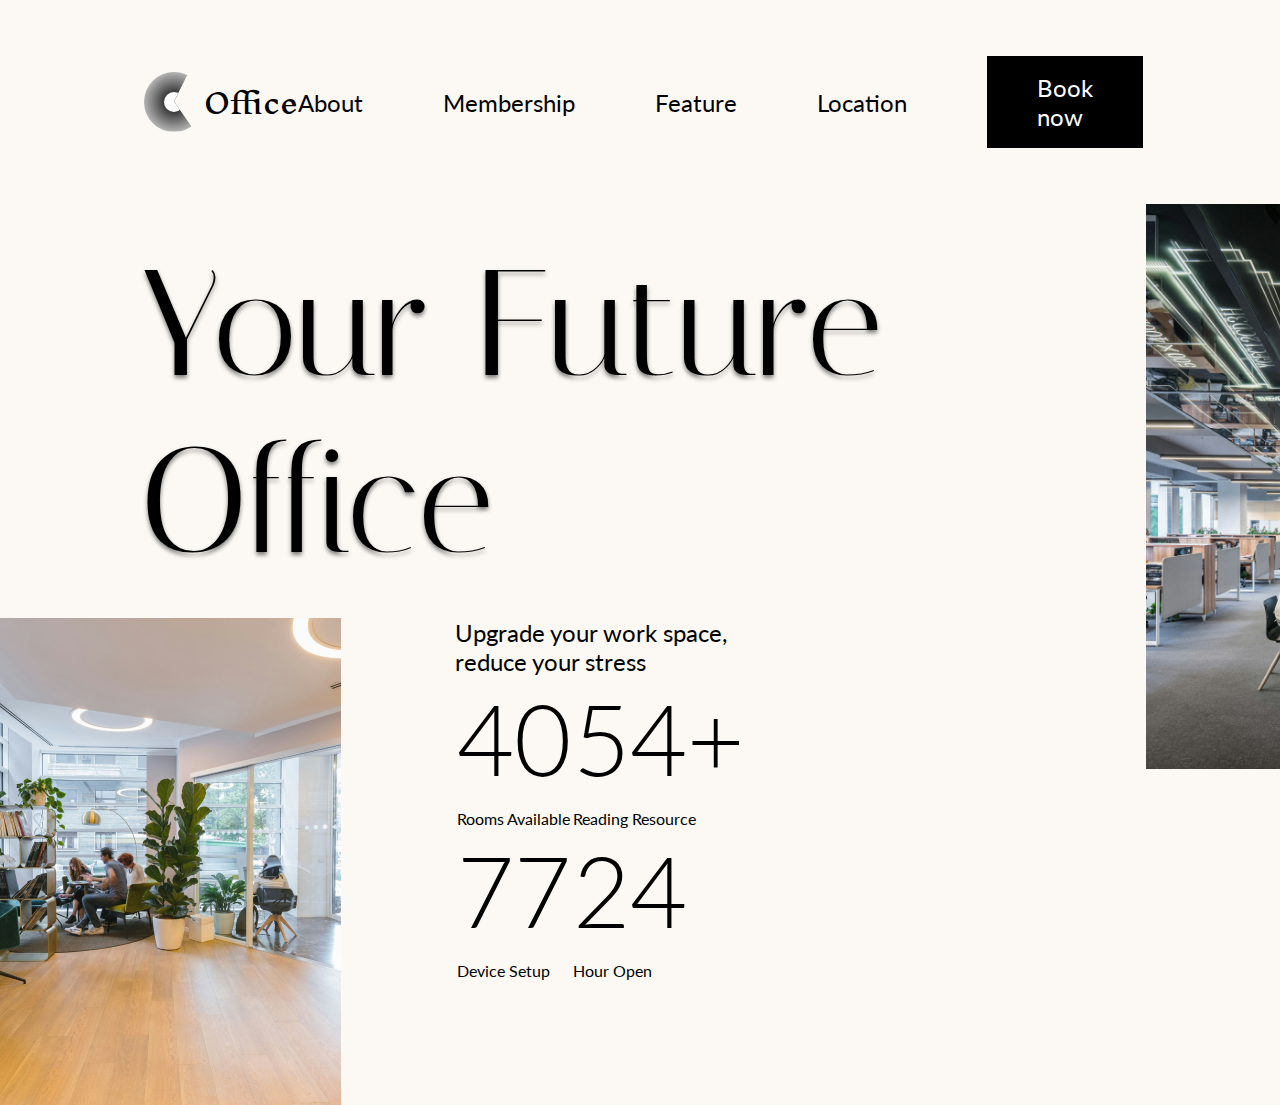
<file: Site: Your Future Office/index.html>
<!DOCTYPE html>
<html lang="en">
<head>
    <meta charset="UTF-8">
    <title>Your Future Office</title>
    <link rel="stylesheet" href="styles.css">
</head>
<body>
    <div class="content">
        <header>
            <div class="office">
                <div class="ellips"><div class="center_elips"></div></div>                
                Office
            </div>
            <div class="menu">
                <a href="#">About</a>
                <a href="#">Membership</a>  
                <a href="#">Feature</a> 
                <a href="#">Location</a>    
            </div>
            <a href="#" class="book_now">Book now</a>
        </header>
        <div class="info">
            <div class="left_info">
                <p class="title">Your Future Office</p>
                <div class="bottom_left_info">
                    <img src="img/unsplash_p_kICQCOM4s.png" width="341">
                    <div class="upgrade_work">
                        <p>Upgrade your work space, reduce your stress </p>
                        <table class="table">
                            <tr>
                                <td class="td_number"><div class="number_table">40</div><p>Rooms Available</p></td>
                                <td><div class="number_table">54+</div><p>Reading Resource</p></td>
                            </tr>
                            <tr>
                                <td><div class="number_table">77</div><p>Device Setup</p></td>
                                <td><div class="number_table">24</div><p>Hour Open</p></td>
                            </tr>
                        </table>
                    </div>
                </div>
            </div>
            <div class="right_info">
                <img src="img/unsplash_U2BI3GMnSSE (1).png" alt="">
                <p class="explore">Explore</p>
            </div>
        </div>
        
    </div>
</body>
</html>
</file>
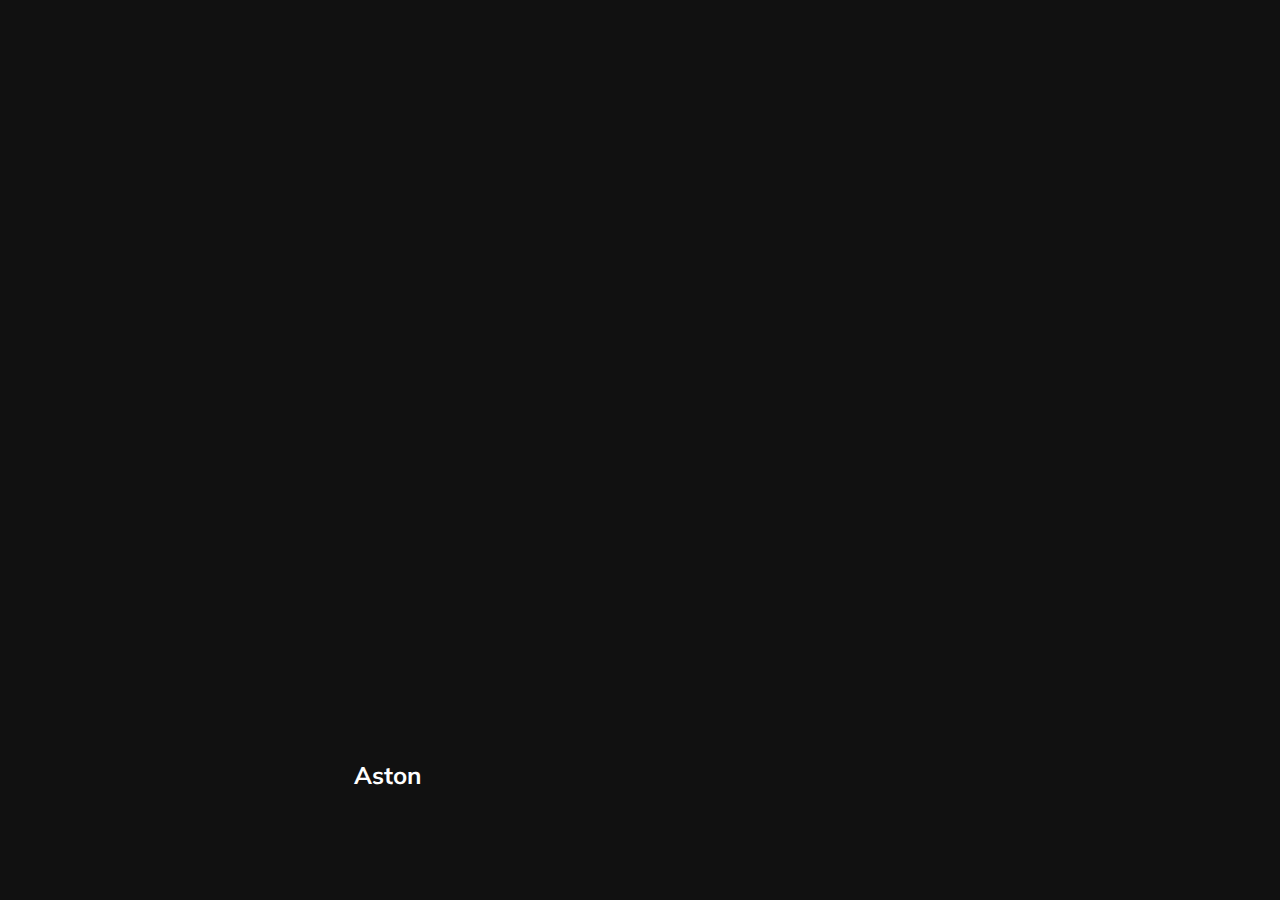
<file: five_dey_project/1_dey/index.html>
<!DOCTYPE html>
<html lang="en">
<head>
  <meta charset="UTF-8" />
  <meta name="viewport" content="width=device-width, initial-scale=1.0" />
  <link rel="stylesheet" href="styles.css" />
  <title>Карточки | Проект 1</title>
</head>
<body>
<div class="container">
  <div
      class="slide"
      style="background-image: url('https://images.unsplash.com/photo-1583121274602-3e2820c69888?ixid=MnwxMjA3fDB8MHxwaG90by1wYWdlfHx8fGVufDB8fHx8&ixlib=rb-1.2.1&auto=format&fit=crop&w=1650&q=80');"
  >
    <h3>Ferrari</h3>
  </div>
  <div
      class="slide"
      style="
          background-image: url('https://images.unsplash.com/photo-1573950940509-d924ee3fd345?ixlib=rb-1.2.1&ixid=MnwxMjA3fDB8MHxwaG90by1wYWdlfHx8fGVufDB8fHx8&auto=format&fit=crop&w=1696&q=80');
        "
  >
    <h3>Lamborghini</h3>
  </div>
  <div
      class="slide"
      style="
          background-image: url('https://images.unsplash.com/photo-1492144534655-ae79c964c9d7?ixlib=rb-1.2.1&ixid=MnwxMjA3fDB8MHxwaG90by1wYWdlfHx8fGVufDB8fHx8&auto=format&fit=crop&w=1694&q=80');
        "
  >
    <h3>Camaro</h3>
  </div>
  <div
      class="slide active"
      style="
          background-image: url('https://images.unsplash.com/photo-1535732820275-9ffd998cac22?ixlib=rb-1.2.1&ixid=MnwxMjA3fDB8MHxwaG90by1wYWdlfHx8fGVufDB8fHx8&auto=format&fit=crop&w=1650&q=80');
        "
  >
    <h3>Aston</h3>
  </div>
  <div
      class="slide"
      style="
          background-image: url('https://images.unsplash.com/photo-1554744512-d6c603f27c54?ixid=MnwxMjA3fDB8MHxwaG90by1wYWdlfHx8fGVufDB8fHx8&ixlib=rb-1.2.1&auto=format&fit=crop&w=1650&q=80');
        "
  >
    <h3>Tesla</h3>
  </div>
</div>

<script src="app.js"></script>
</body>
</html>
</file>
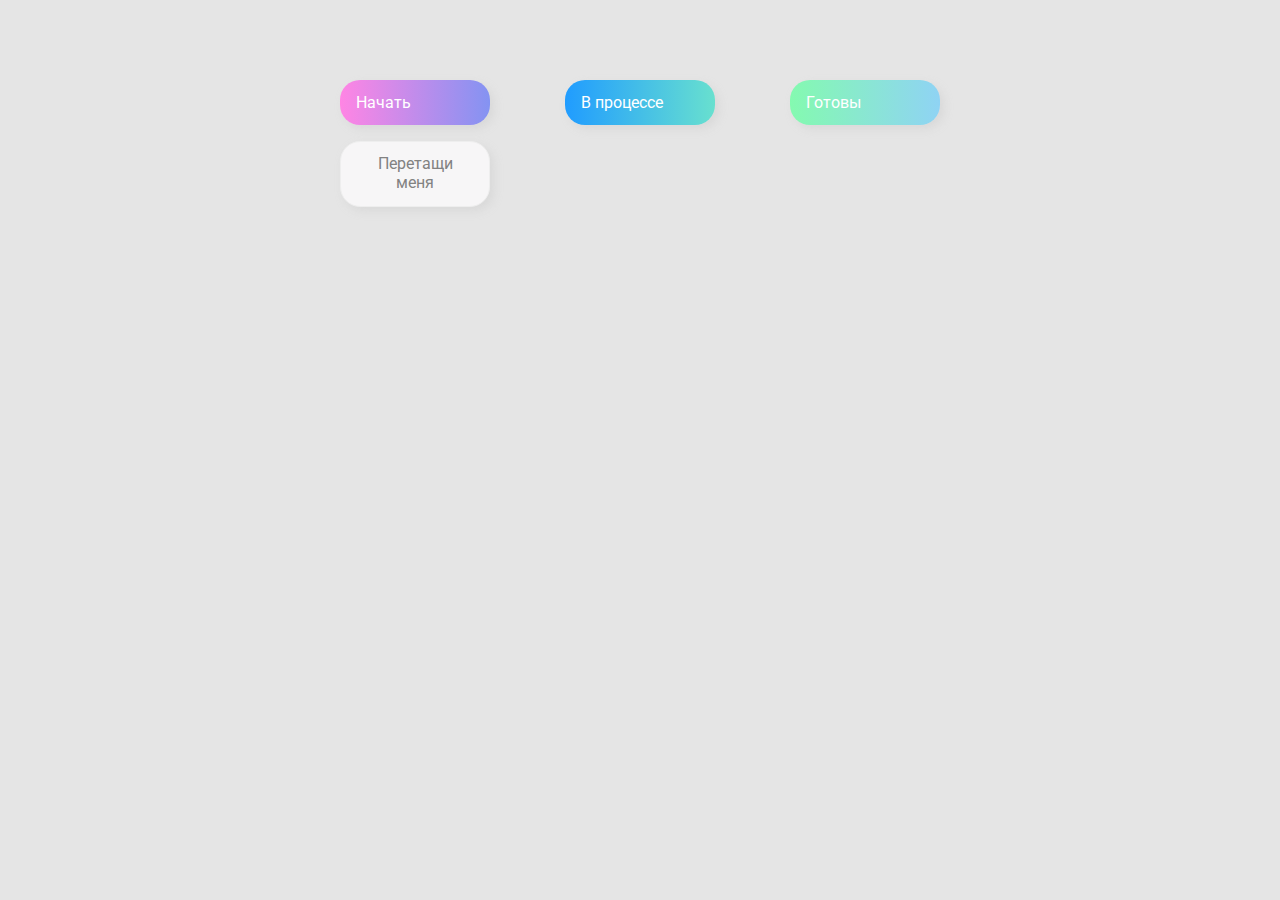
<file: five_dey_project/2_dey/index.html>
<!DOCTYPE html>
<html lang="en">
  <head>
    <meta charset="UTF-8" />
    <meta name="viewport" content="width=device-width, initial-scale=1.0" />
    <link rel="stylesheet" href="styles.css" />
    <title>Drag & Drop | Проект 2</title>
  </head>
  <body>
    <div>
      <div class="row">
        <div class="col-header start">Начать</div>
        <div class="col-header progress">В процессе</div>
        <div class="col-header done">Готовы</div>
      </div>

      <div class="row">
        <div class="placeholder">
          <div class="item" draggable="true">Перетащи меня</div>
        </div>
        <div class="placeholder"></div>
        <div class="placeholder"></div>
      </div>
    </div>

    <script src="app.js"></script>
  </body>
</html>
</file>
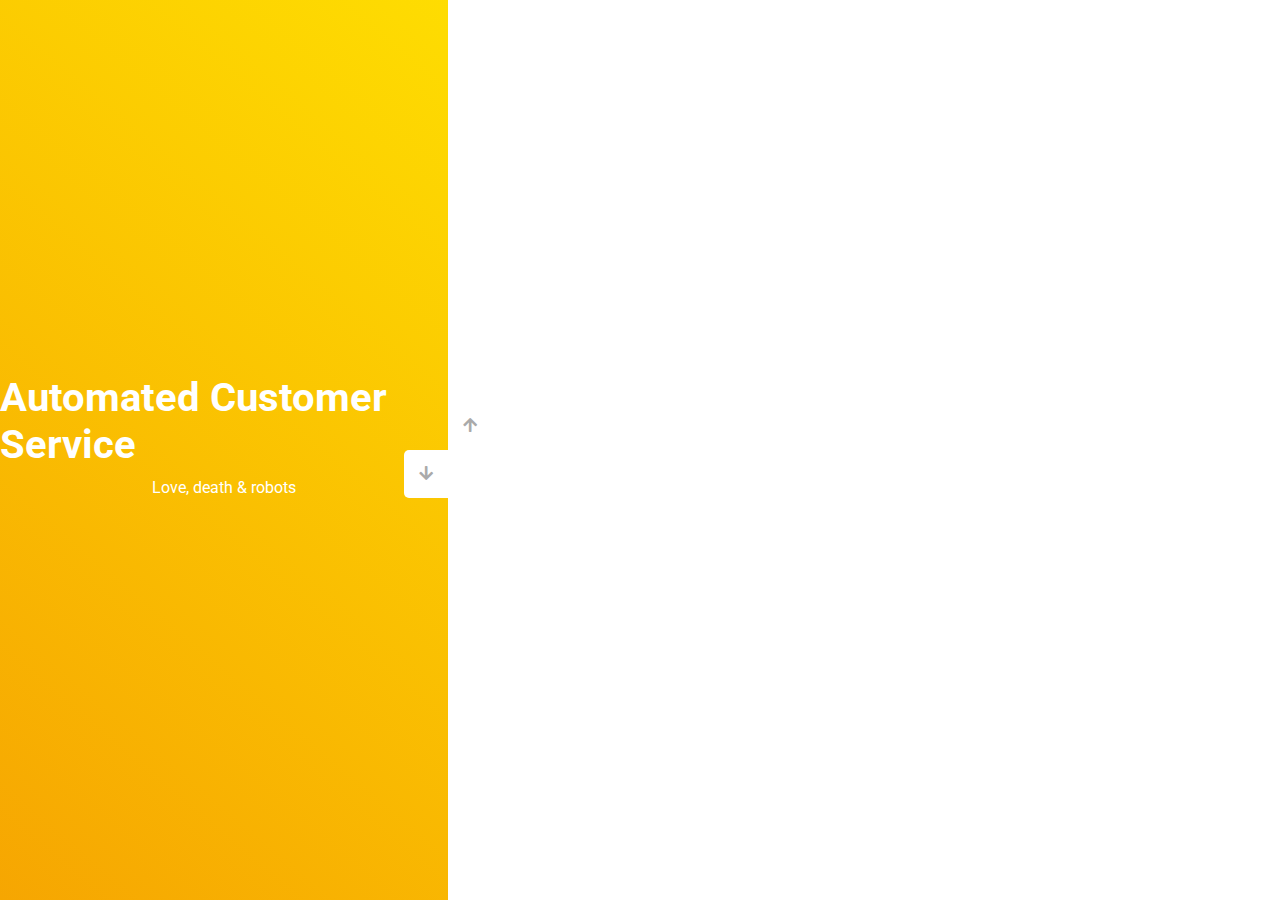
<file: five_dey_project/3_dey/index.html>
<!DOCTYPE html>
<html lang="en">
  <head>
    <meta charset="UTF-8" />
    <meta name="viewport" content="width=device-width, initial-scale=1.0" />
    <link
      rel="stylesheet"
      href="https://cdnjs.cloudflare.com/ajax/libs/font-awesome/5.15.1/css/all.min.css"
    />
    <link rel="stylesheet" href="style.css" />
    <title>Слайдер | Проект 3</title>
  </head>
  <body>
    <div class="container">
      <div class="sidebar">
        <div
          style="
            background: linear-gradient(229.99deg, #11dee9 -26%, #017e8b 145%);
          "
        >
          <h1>Snow in the desert</h1>
          <p>Love, death & robots</p>
        </div>
        <div
          style="
            background: linear-gradient(215.32deg, #f90306 -1%, #9e0706 124%);
          "
        >
          <h1>Life Hutch</h1>
          <p>Love, death & robots</p>
        </div>
        <div
          style="
            background: linear-gradient(221.87deg, #8308ea 1%, #5305af 128%);
          "
        >
          <h1>Zima Blue</h1>
          <p>Love, death & robots</p>
        </div>
        <div
          style="
            background: linear-gradient(220.16deg, #ffe101 -8%, #f39102 138%);
          "
        >
          <h1>Automated Customer Service</h1>
          <p>Love, death & robots</p>
        </div>
      </div>
      <div class="main-slide">
        <div
          style="
            background-image: url('https://images.unsplash.com/photo-1601574968106-b312ac309953?ixlib=rb-1.2.1&ixid=MnwxMjA3fDB8MHxwaG90by1wYWdlfHx8fGVufDB8fHx8&auto=format&fit=crop&w=1996&q=80');
          "
        ></div>
        <div
          style="
            background-image: url('https://images.unsplash.com/photo-1511447333015-45b65e60f6d5?ixid=MnwxMjA3fDB8MHxwaG90by1wYWdlfHx8fGVufDB8fHx8&ixlib=rb-1.2.1&auto=format&fit=crop&w=2023&q=80');
          "
        ></div>
        <div
          style="
            background-image: url('https://images.unsplash.com/photo-1501529301789-b48c1975542a?ixid=MnwxMjA3fDB8MHxwaG90by1wYWdlfHx8fGVufDB8fHx8&ixlib=rb-1.2.1&auto=format&fit=crop&w=1950&q=80');
          "
        ></div>
        <div
          style="
            background-image: url('https://images.unsplash.com/photo-1520263115673-610416f52ab6?ixlib=rb-1.2.1&ixid=MnwxMjA3fDB8MHxwaG90by1wYWdlfHx8fGVufDB8fHx8&auto=format&fit=crop&w=1950&q=80');
          "
        ></div>
      </div>
      <div class="controls">
        <button class="down-button">
          <i class="fas fa-arrow-down"></i>
        </button>
        <button class="up-button">
          <i class="fas fa-arrow-up"></i>
        </button>
      </div>
    </div>
    <script src="app.js "></script>
  </body>
</html>
</file>
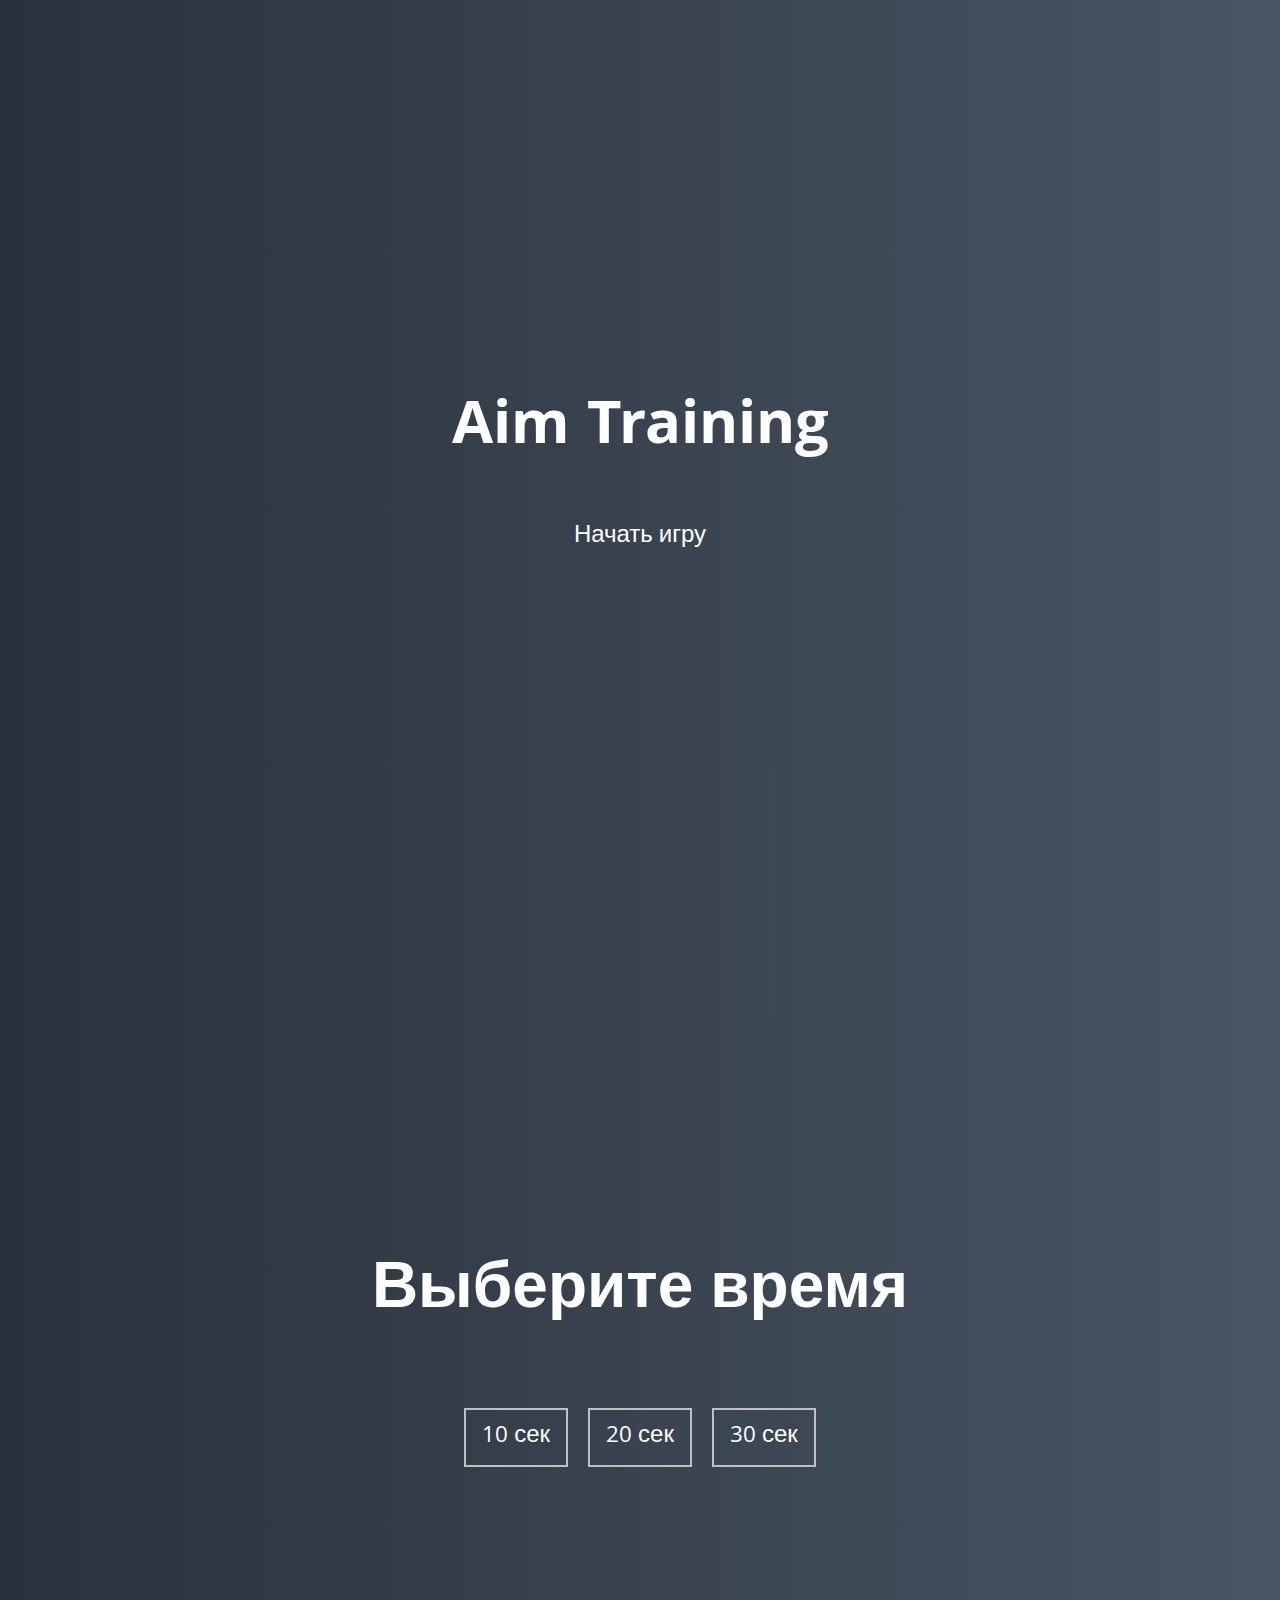
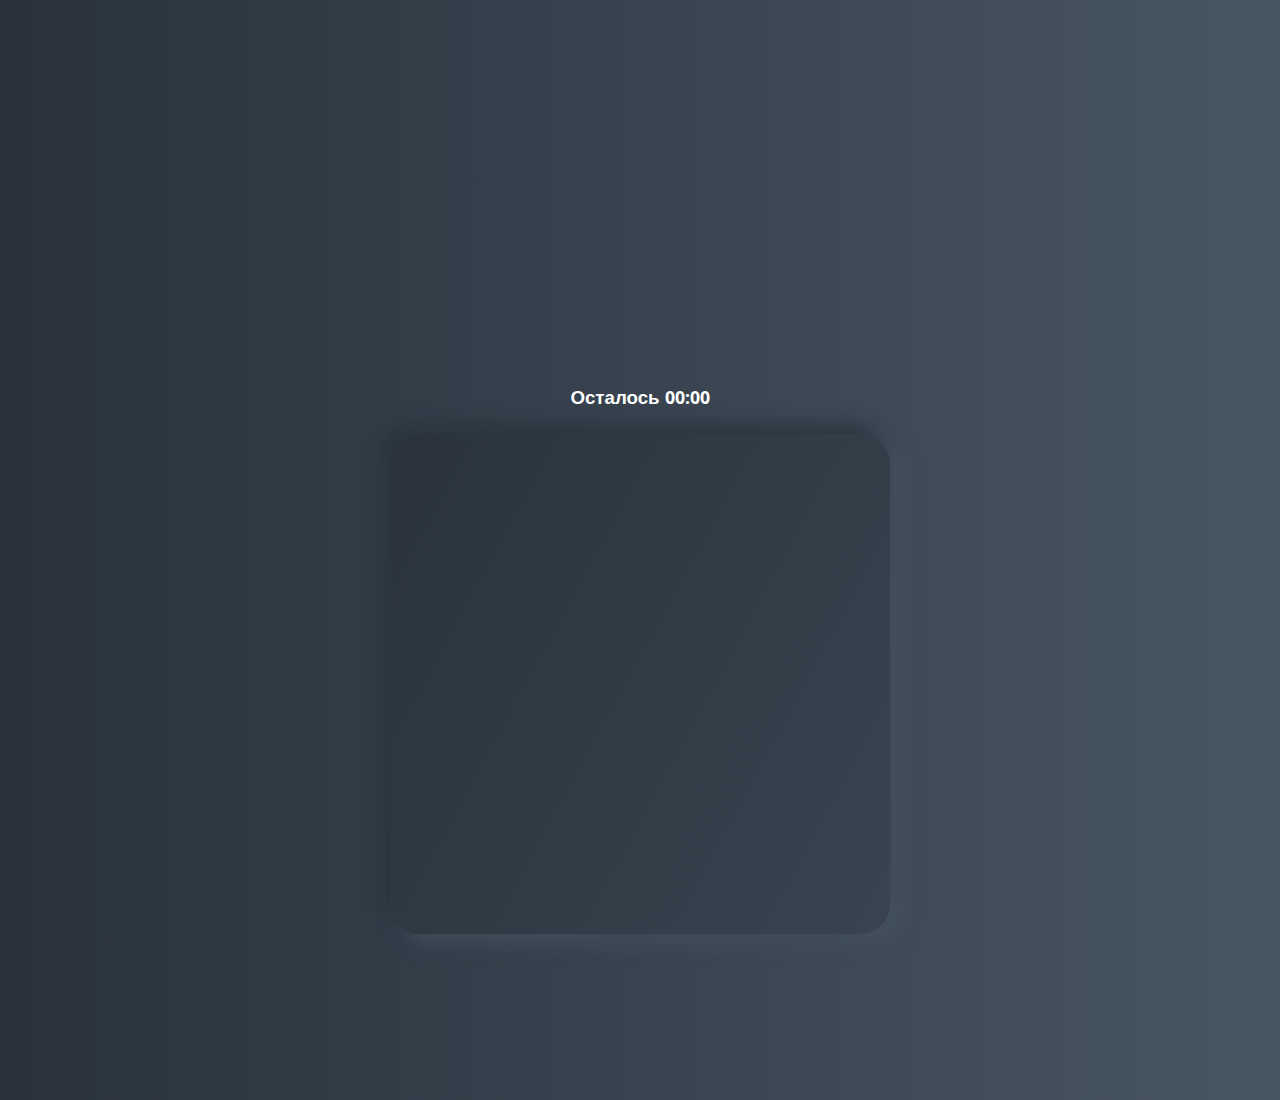
<file: five_dey_project/5_dey/index.html>
<!DOCTYPE html>
<html lang="en">
  <head>
    <meta charset="UTF-8" />
    <meta name="viewport" content="width=device-width, initial-scale=1.0" />
    <link rel="stylesheet" href="styles.css" />
    <title>Aim Training | Проект 5</title>
  </head>
  <body>
    <div class="screen">
      <h1>Aim Training</h1>
      <a href="#" class="start" id="start">Начать игру</a>
    </div>

    <div class="screen">
      <h1>Выберите время</h1>
      <ul class="time-list">
        <li>
          <button class="time-btn" data-time="10">
            10 сек
          </button>
        </li>
        <li>
          <button class="time-btn" data-time="20">
            20 сек
          </button>
        </li>
        <li>
          <button class="time-btn" data-time="30">
            30 сек
          </button>
        </li>
      </ul>
    </div>

    <div class="screen">
      <h3>Осталось <span id="time">00:00</span></h3>
      <div class="board" id="board"></div>
    </div>

    <script src="app.js"></script>
  </body>
</html>
</file>
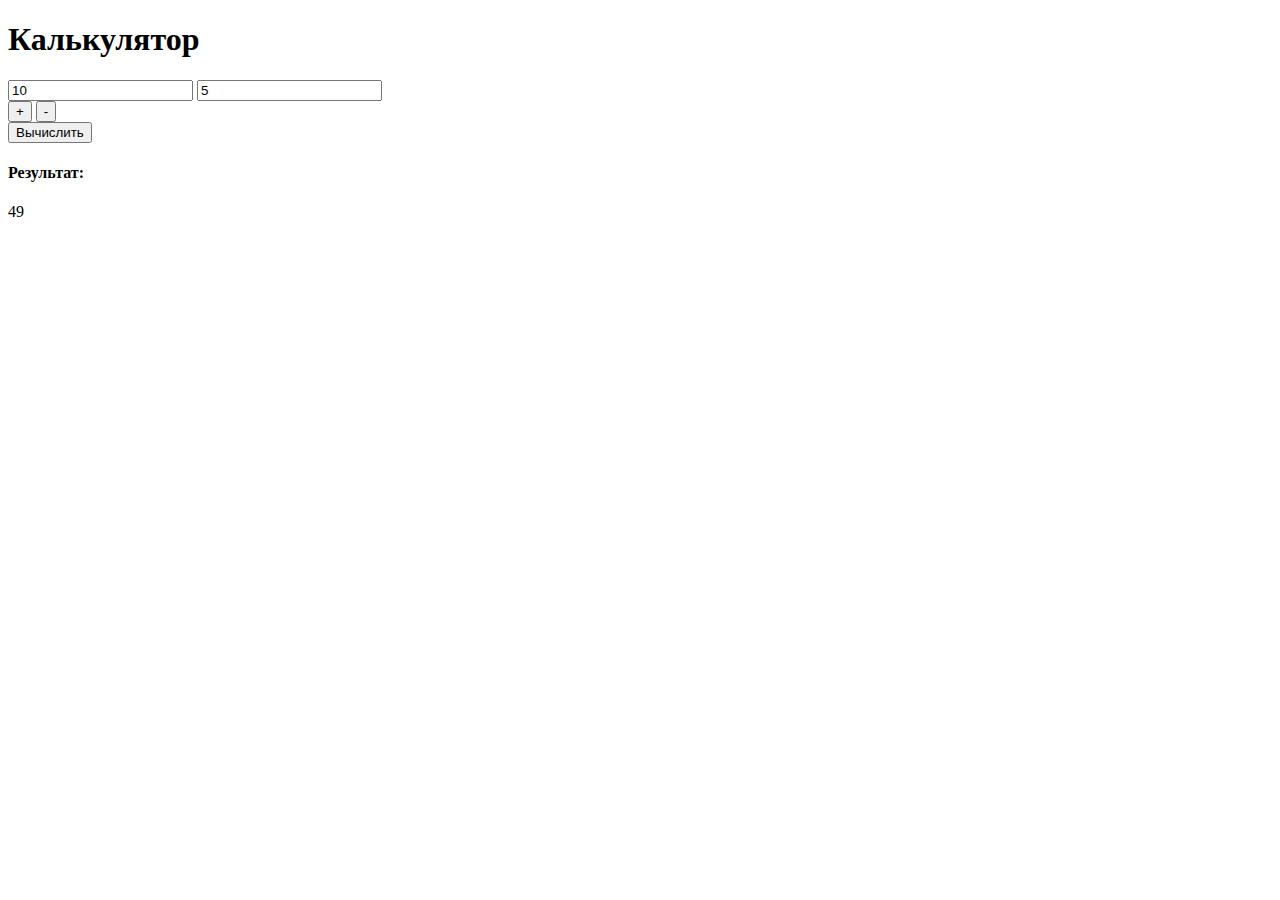
<file: education/js_project/01-base-start/index.html>
<!DOCTYPE html>
<html lang="en">
  <head>
    <meta charset="UTF-8" />
    <meta http-equiv="X-UA-Compatible" content="IE=edge" />
    <meta name="viewport" content="width=device-width, initial-scale=1.0" />
    <link
      rel="shortcut icon"
      href="https://result.school/logo-result.school.png"
    />
    <link
      href="https://cdn.jsdelivr.net/npm/bootstrap@5.3.0-alpha3/dist/css/bootstrap.min.css"
      rel="stylesheet"
      integrity="sha384-KK94CHFLLe+nY2dmCWGMq91rCGa5gtU4mk92HdvYe+M/SXH301p5ILy+dN9+nJOZ"
      crossorigin="anonymous"
    />
    <title>01. JS Base</title>
    <!-- <script src="app.js" defer></script> -->
    <script src="scripts.js" defer></script>
  </head>
  <body class="bg-dark text-light">
    <div class="container w-50 pt-5">
      <h1>Калькулятор</h1>
      <input
        type="number"
        class="form-control mb-2"
        placeholder="Введите 1 число"
        id="input1"
        value="10"
      />
      <input
        type="number"
        class="form-control mb-2"
        placeholder="Введите 2 число"
        id="input2"
        value="5"
      />
      <div class="d-flex mb-2">
        <button class="btn btn-success flex-grow-1 mx-2" id="plus">+</button>
        <button class="btn btn-danger flex-grow-1 mx-2" id="minus">-</button>
      </div>
      <button class="btn btn-outline-info w-100 mb-2" id="submit">
        Вычислить
      </button>

      <div class="text-bg-light p-3 text-center">
        <h4>Результат:</h4>
        <p id="result" class="mb-0">49</p>
      </div>
    </div>
  </body>
</html>
</file>
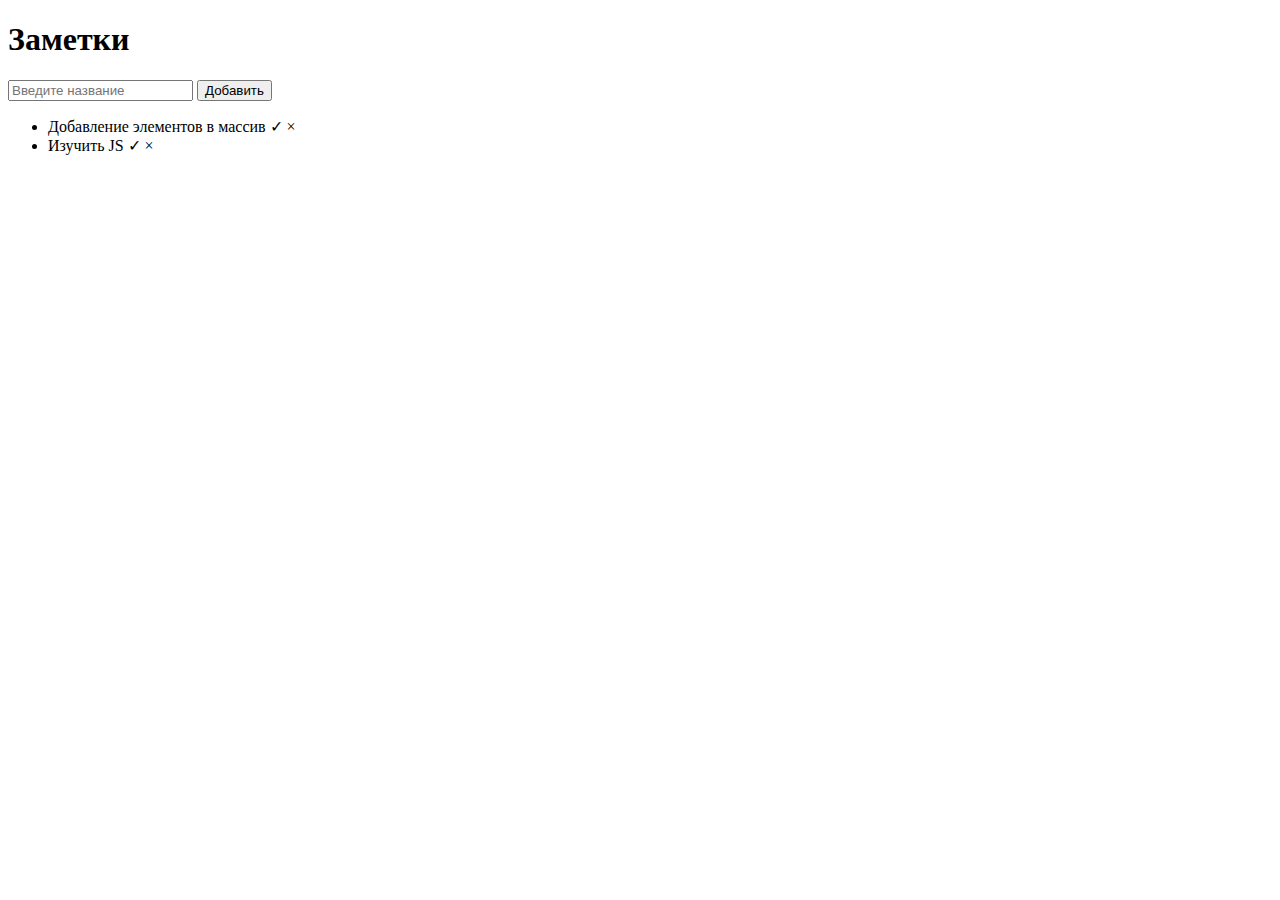
<file: education/js_project/02-array-object-start.html/index.html>
<!DOCTYPE html>
<html lang="en">
  <head>
    <meta charset="UTF-8" />
    <meta http-equiv="X-UA-Compatible" content="IE=edge" />
    <meta name="viewport" content="width=device-width, initial-scale=1.0" />
    <link
      rel="shortcut icon"
      href="https://result.school/logo-result.school.png"
    />
    <link
      href="https://cdn.jsdelivr.net/npm/bootstrap@5.3.0-alpha3/dist/css/bootstrap.min.css"
      rel="stylesheet"
      integrity="sha384-KK94CHFLLe+nY2dmCWGMq91rCGa5gtU4mk92HdvYe+M/SXH301p5ILy+dN9+nJOZ"
      crossorigin="anonymous"
    />
    <title>02. JS Array & Objects</title>
    <script src="scripts.js" defer></script>
  </head>
  <body class="bg-dark text-light">
    <div class="container w-50 pt-5">
      <h1>Заметки</h1>
      <input
        type="text"
        class="form-control mb-2"
        placeholder="Введите название"
        id="title"
      />
      <button class="btn btn-outline-info w-100 mb-2" id="create">
        Добавить
      </button>

      <ul class="list-group list-group-flush" id="list">
        <li
          class="list-group-item d-flex justify-content-between align-items-center"
        >
          <span>Название</span>
          <span>
            <span class="btn btn-small btn-success">&check;</span>
            <span class="btn btn-small btn-danger">&times;</span>
          </span>
        </li>
      </ul>
    </div>
  </body>
</html>
</file>
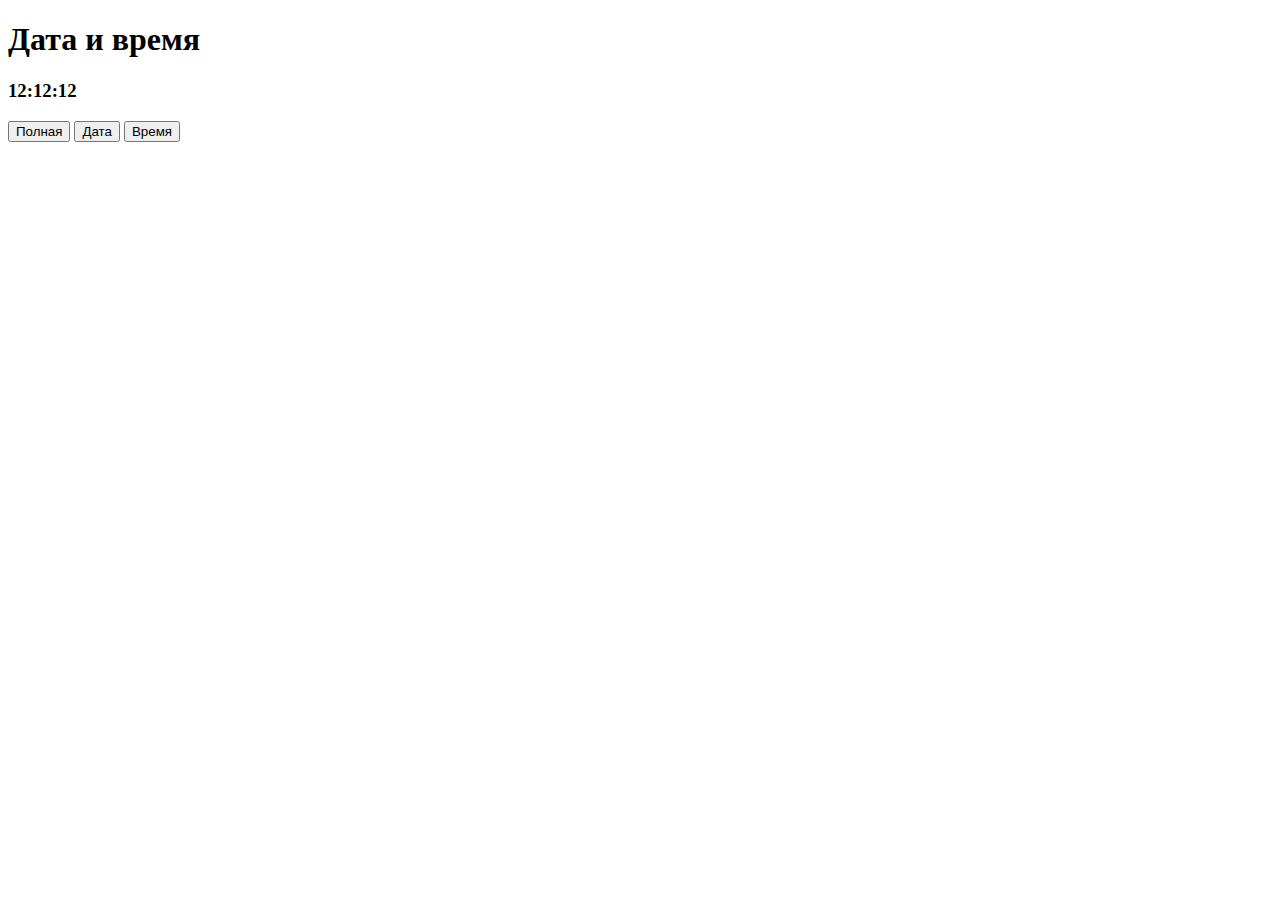
<file: education/js_project/03-theory-num-str-date/index.html>
<!DOCTYPE html>
<html lang="en">
  <head>
    <meta charset="UTF-8" />
    <meta http-equiv="X-UA-Compatible" content="IE=edge" />
    <meta name="viewport" content="width=device-width, initial-scale=1.0" />
    <link
      rel="shortcut icon"
      href="https://result.school/logo-result.school.png"
    />
    <link
      href="https://cdn.jsdelivr.net/npm/bootstrap@5.3.0-alpha3/dist/css/bootstrap.min.css"
      rel="stylesheet"
      integrity="sha384-KK94CHFLLe+nY2dmCWGMq91rCGa5gtU4mk92HdvYe+M/SXH301p5ILy+dN9+nJOZ"
      crossorigin="anonymous"
    />
    <!-- <script src="01-app.js" defer></script>
    <script src="02-strings.js" defer></script>
    <script src="03-function.js" defer></script> -->
    <script src="04-app.js" defer></script>
    <title>03. JavaScript детальней</title>
  </head>
  <body class="bg-dark text-light">
    <div class="container w-50 pt-5">
      <h1>Дата и время</h1>

      <div class="text-bg-light p-3 text-center rounded">
        <h3 id="output">12:12:12</h3>

        <div class="d-flex mb-2 justify-content-around">
          <button class="btn btn-small btn-primary" id="full">Полная</button>
          <button class="btn btn-small btn-success" id="date">Дата</button>
          <button class="btn btn-small btn-danger" id="time">Время</button>
        </div>
      </div>
    </div>
  </body>
</html>
</file>
<file: Site: Your Future Office/styles.css>
@import url('https://fonts.googleapis.com/css2?family=Inknut+Antiqua:wght@300;400;500;600;700;800;900&family=Italiana&family=Lato:ital,wght@0,100;0,300;0,400;0,700;0,900;1,100;1,300;1,400;1,700;1,900&display=swap');
* {
    margin: 0;
    padding: 0;
    font-family: "Lato", sans-serif;
}
.content {
    max-width: 1728px;
    margin: auto;
    background-color: rgb(252, 249, 244);
}

header {
    align-items: center;
    padding: 56px 144px;
    display: flex;
    justify-content: space-between; 
}

.ellips {
    width: 60px;
    height: 60px;
    margin-top: 6px;
    border-radius: 100%;
    /* background: conic-gradient(from 0deg at 50% 50%, red 90deg, transparent 90deg); */
    background: radial-gradient(circle, black, white);
    clip-path: polygon(
        50% 50%, /* Центр круга */
        75% 0,
        0 0,
        0 100%,
        85% 100%
    );
}

.center_elips {
    position: relative;
    top: 20px;
    left: 20px;
    width: 20px;
    height: 20px;
    border-radius: 100%;
    background-color: #fff;
}

.office {
    display: flex;
    font-family: "Inknut Antiqua", serif;
    font-size: 28px;
} 


.menu {
    display: flex;
}

.menu a {
    font-size: 24px;
    margin-right: 80px;
    color: #000;
    text-decoration: none;
}

.book_now {
    background-color: #000;
    font-size: 24px;
    color: #fff;
    text-decoration: none;
    padding: 17px 50px;
}
.info {
    display: flex;
}


.left-info {
    max-width: 1236px;
}

.title {
    font-family: "Italiana", sans-serif;
    width: 743px;
    height: 350px;
    font-size: 150px;
    margin: 32px 140px;
    text-shadow: 0 3px 4px rgba(0, 0, 0, 0.5);
}

.bottom_left_info {
    display: flex;
}

.right_info {
    max-width: 492px;
}

.upgrade_work {
    margin: 0 400px 0 114px;
}
.table {
    width: 100% ;
}
.upgrade_work > p {
    font-size: 24px;
}

.upgrade_work > table > tr > td{
    margin-right: 120px;
    margin-bottom: 56px;
}

.upgrade_work > table > tr > td > p {
    font-size: 25px;
}

.number_table {
    font-weight: 300;
    font-size: 99px;
    margin-bottom: 12px;
}

.td_number {
    margin: 0 0 120px 56px;
}

.right_info > img {
    width: 450px;
}

.explore {
    margin: 136px 0 80px 172px;
    font-family: "Italiana", sans-serif;
    font-size: 28px;
    text-decoration: underline;

}
</file>
<file: five_dey_project/1_dey/styles.css>
@import url('https://fonts.googleapis.com/css?family=Muli&display=swap'); 

* {
  box-sizing: border-box;
}

body {
  font-family: 'Muli', sans-serif;
  overflow: hidden;
  margin: 0;
  background-color: #111;
  height: 100vh;
  display: flex;
  justify-content: center;
  align-items: center;
}

.container {
  width: 100%;
  display: flex;
  padding: 0 20px;
}

.slide {
  height: 80vh;
  border-radius: 20px;
  margin: 10px;
  cursor: pointer;
  color: #fff;
  flex: 1;
  background-size: cover;
  background-position: center;
  background-repeat: no-repeat;
  position: relative;
  transition: all 500ms ease-in-out;
}

.slide h3 {
  position: absolute;
  font-size: 24px;
  bottom: 20px;
  left: 20px;
  margin: 0;
  opacity: 0;
}

.slide.active {
  flex: 10;
}

.slide.active h3 {
  opacity: 1;
  transition: opacity 0.3s ease-in;
}
</file>
<file: five_dey_project/2_dey/styles.css>
@import url("https://fonts.googleapis.com/css?family=Roboto&display=swap");

* {
  box-sizing: border-box;
}

body {
  font-family: "Roboto", sans-serif;
  background-color: #e5e5e5;
  display: flex;
  padding-top: 5rem;
  justify-content: center;
  overflow: hidden;
  margin: 0;
}

.row {
  display: flex;
  width: 600px;
  justify-content: space-between;
  margin-bottom: 1rem;
}

.col-header {
  width: 150px;
  box-shadow: 4px 4px 9px rgba(198, 198, 198, 0.36);
  border-radius: 20px;
  padding: 0.8rem 1rem;
  color: #fff;
}

.item {
  width: 150px;
  height: 66px;
  border: 1px solid #eee;
  box-shadow: 4px 4px 9px rgba(198, 198, 198, 0.36);
  border-radius: 20px;
  background: #f7f6f7;
  padding: 0.8rem 1rem;
  color: #828282;
  text-align: center;
  cursor: grab;
}

.item:active {
  cursor: grabbing;
}

.placeholder {
  width: 150px;
  height: 66px;
}

.start {
  background: linear-gradient(90deg, #ff85e4 0%, #229efd 179.25%);
}

.progress {
  background: linear-gradient(90deg, #209cff 0%, #68e0cf 100%);
}

.done {
  background: linear-gradient(90deg, #84fab0 0%, #8fd3f4 100%);
}

.hold {
  border: 5px solid #eee;
}

.hide {
  display: none;
}

.hovered {
  border-top: 2px solid #8ed7ed
}
</file>
<file: five_dey_project/3_dey/style.css>
@import url("https://fonts.googleapis.com/css?family=Roboto&display=swap");

* {
  box-sizing: border-box;
  margin: 0;
  padding: 0;
}

body {
  font-family: "Roboto", sans-serif;
  height: 100vh;
}

.container {
  position: relative;
  overflow: hidden;
  width: 100vw;
  height: 100vh;
}

.sidebar {
  height: 100%;
  width: 35%;
  position: absolute;
  top: 0;
  left: 0;
  transition: transform 0.5s ease-in-out;
}

.sidebar > div {
  height: 100%;
  width: 100%;
  display: flex;
  flex-direction: column;
  align-items: center;
  justify-content: center;
  color: #fff;
}

.sidebar h1 {
  font-size: 40px;
  margin-bottom: 10px;
  margin-top: -30px;
}

.main-slide {
  height: 100%;
  position: absolute;
  top: 0;
  left: 35%;
  width: 65%;
  transition: transform 0.5s ease-in-out;
}

.main-slide > div {
  background-repeat: no-repeat;
  background-size: cover;
  background-position: center center;
  height: 100%;
  width: 100%;
}

button {
  background-color: #fff;
  border: none;
  color: #aaa;
  cursor: pointer;
  font-size: 16px;
  padding: 15px;
}

button:hover {
  color: #222;
}

button:focus {
  outline: none;
}

.container .controls button {
  position: absolute;
  left: 35%;
  top: 50%;
  z-index: 100;
}

.container .controls .down-button {
  transform: translateX(-100%);
  border-top-left-radius: 5px;
  border-bottom-left-radius: 5px;
}

.container .controls .up-button {
  transform: translateY(-100%);
  border-top-right-radius: 5px;
  border-bottom-right-radius: 5px;
}
</file>
<file: five_dey_project/5_dey/styles.css>
@import url("https://fonts.googleapis.com/css?family=Khula&display=swap");

* {
  box-sizing: border-box;
}

body {
  color: #fff;
  font-family: "Khula", sans-serif;
  height: 100vh;
  overflow: hidden;
  margin: 0;
  text-align: center;
}

a {
  color: #fff;
  text-decoration: none;
}

a:hover {
  color: #16d9e3;
}

.start {
  font-size: 1.5rem;
}

h1 {
  line-height: 1.4;
  font-size: 4rem;
}

.screen {
  display: flex;
  flex-direction: column;
  align-items: center;
  justify-content: center;
  height: 100vh;
  width: 100vw;
  transition: margin 0.5s ease-out;
  background: linear-gradient(90deg, #29323c 0%, #485563 100%);
}

.screen.up {
  margin-top: -100vh;
}

.time-list {
  display: flex;
  flex-wrap: wrap;
  justify-content: center;
  list-style: none;
  padding: 0;
}

.time-list li {
  margin: 10px;
}

.time-btn {
  background-color: transparent;
  border: 2px solid #c0c0c0;
  color: #fff;
  cursor: pointer;
  font-family: inherit;
  padding: 0.5rem 1rem;
  font-size: 1.5rem;
}

.time-btn:hover {
  border: 2px solid #16d9e3;
  color: #16d9e3;
}

.hide {
  opacity: 0;
}

.primary {
  color: #16d9e3;
}

.board {
  display: flex;
  justify-content: center;
  align-items: center;
  position: relative;
  width: 500px;
  height: 500px;
  background: linear-gradient(118.38deg, #29323c -4.6%, #485563 200.44%);
  box-shadow: -8px -8px 20px #2a333d, 10px 7px 20px #475462;
  border-radius: 30px;
  overflow: hidden;
}

.circle {
  background: linear-gradient(90deg, #16d9e3 0%, #30c7ec 47%, #46aef7 100%);
  position: absolute;
  border-radius: 50%;
  cursor: pointer;
}
</file>
